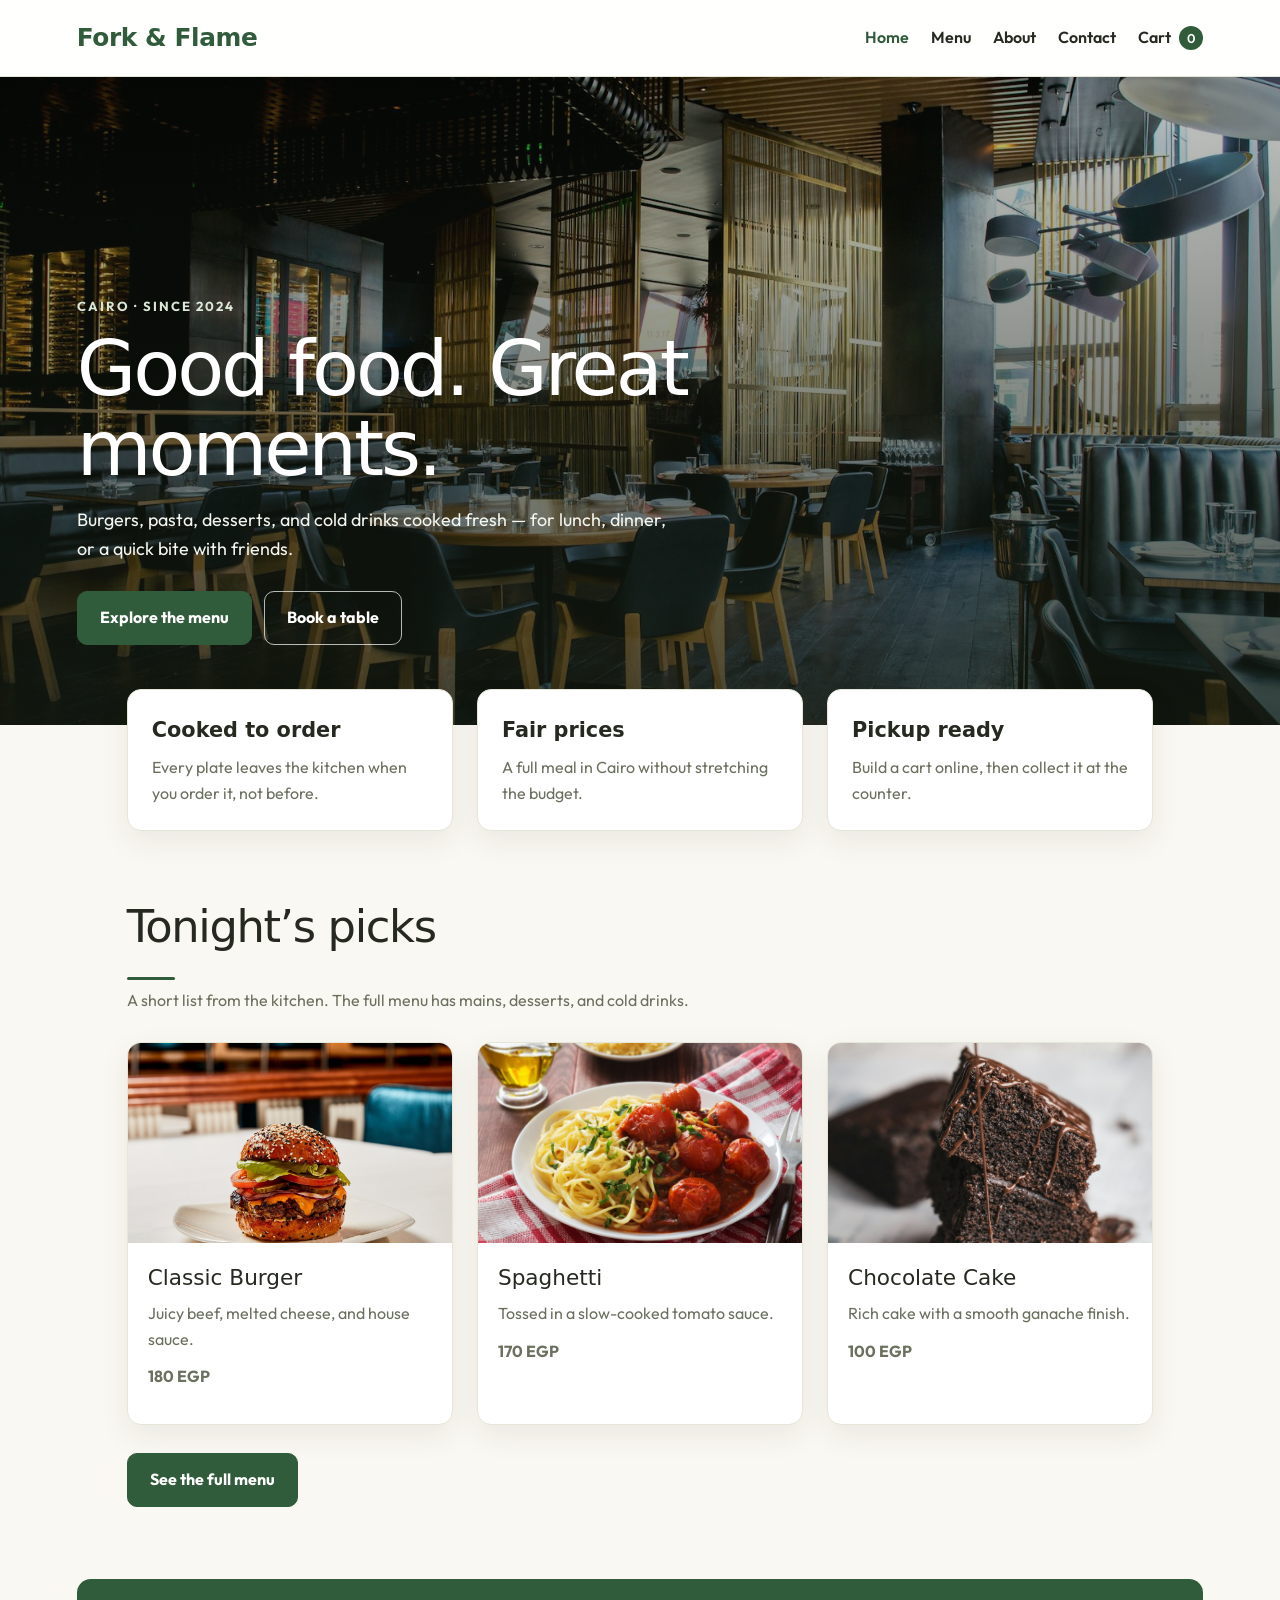
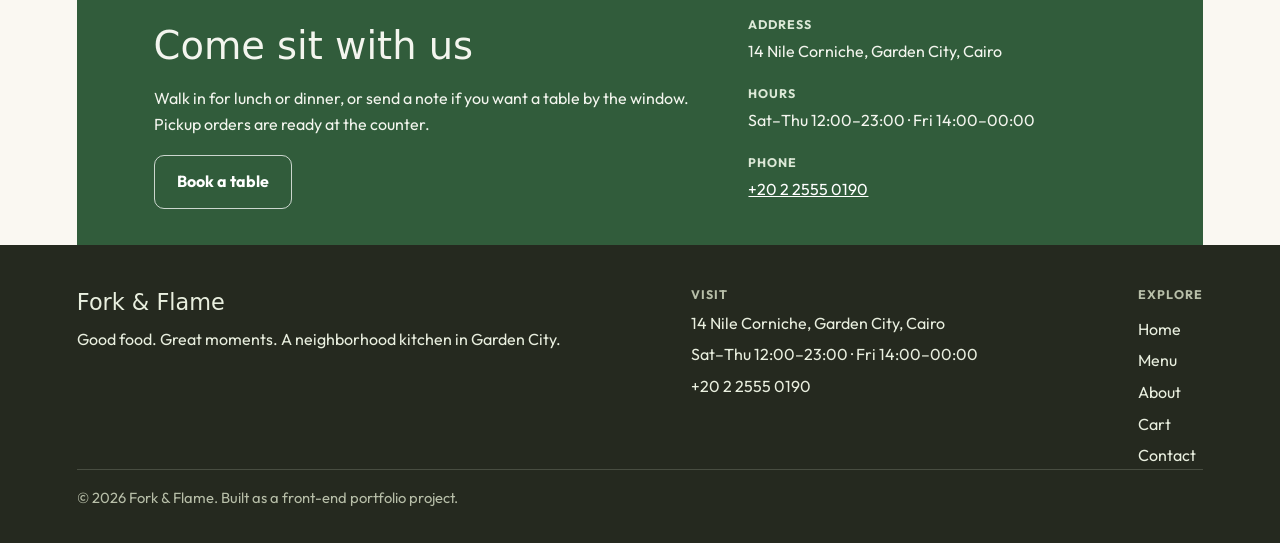
<file: index.html>
<!doctype html>
<html lang="en">
  <head>
    <meta charset="UTF-8" />
    <meta name="viewport" content="width=device-width, initial-scale=1.0" />
    <title>Fork & Flame</title>

    <script>
      window.location.replace("pages/index.html");
    </script>
  </head>
  <body>
    <p>
      If you are not redirected,
      <a href="pages/index.html">Click here</a>.
    </p>
  </body>
</html>
</file>
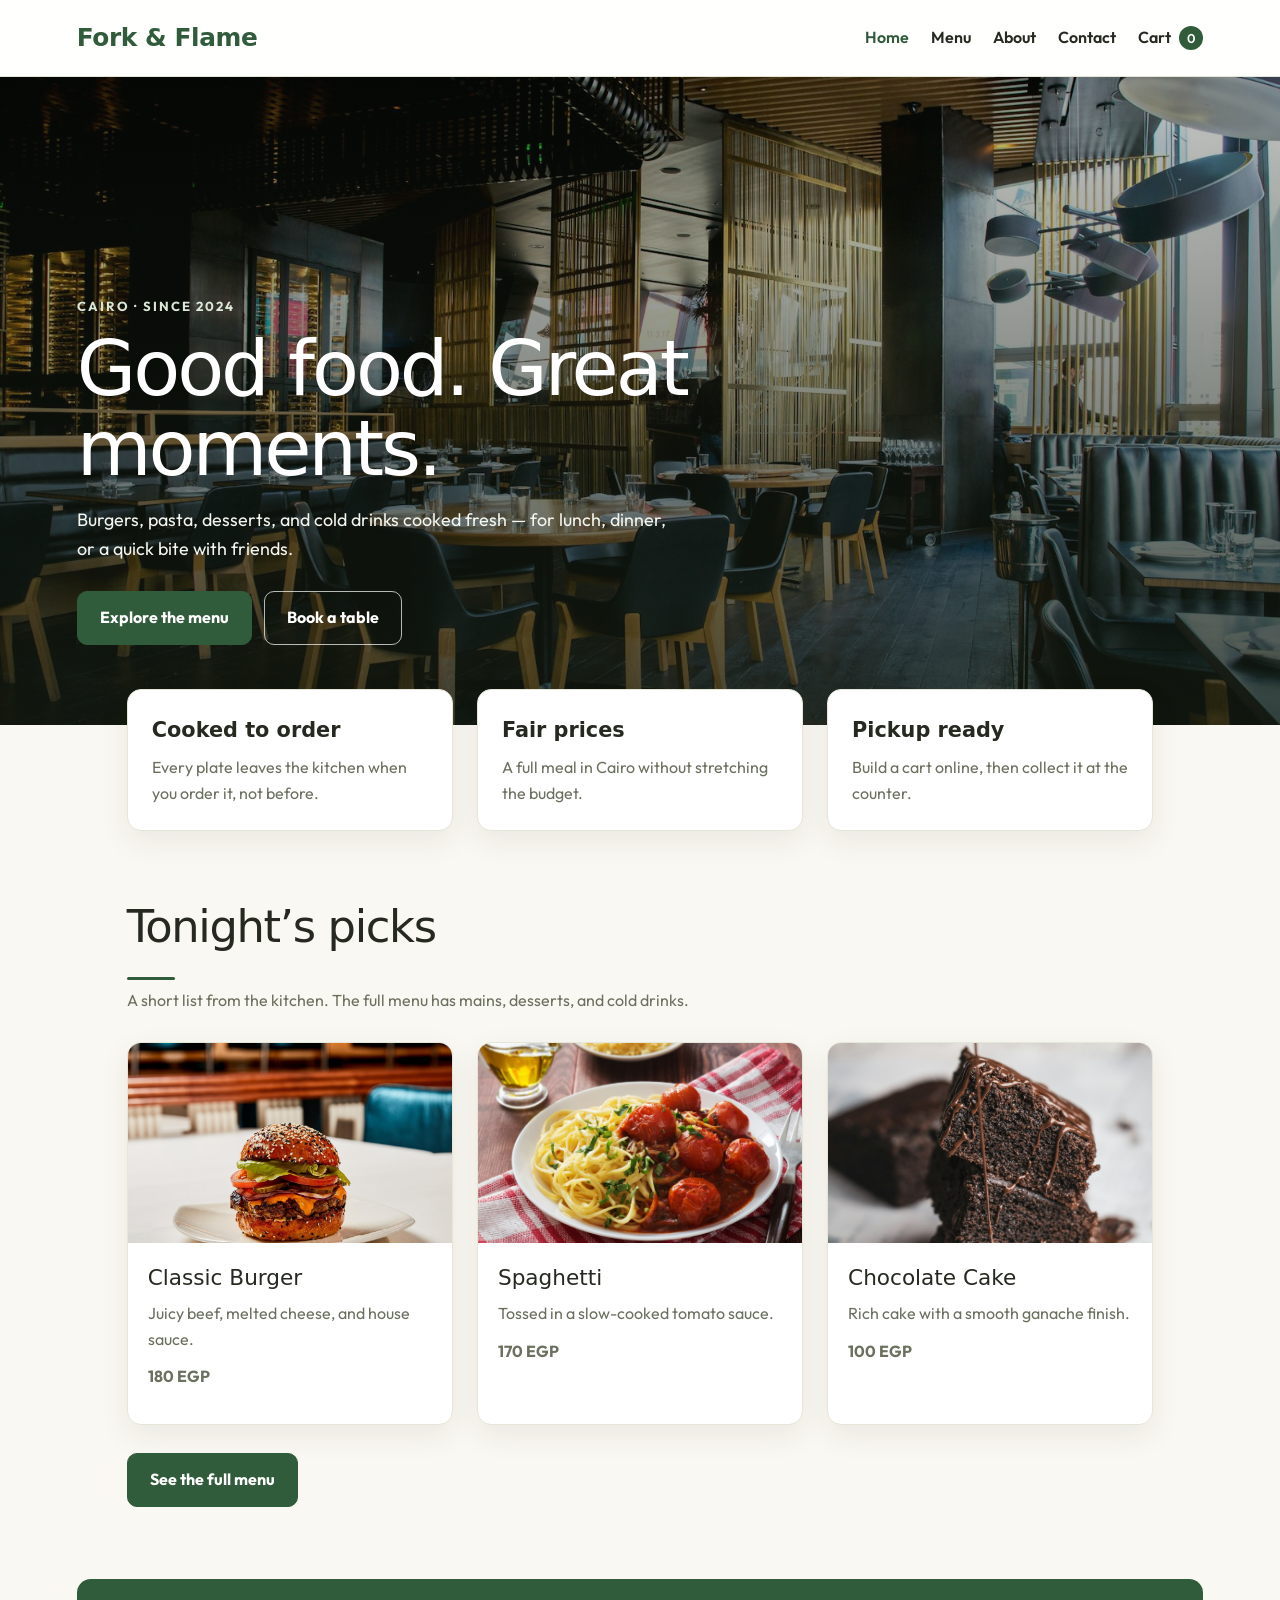
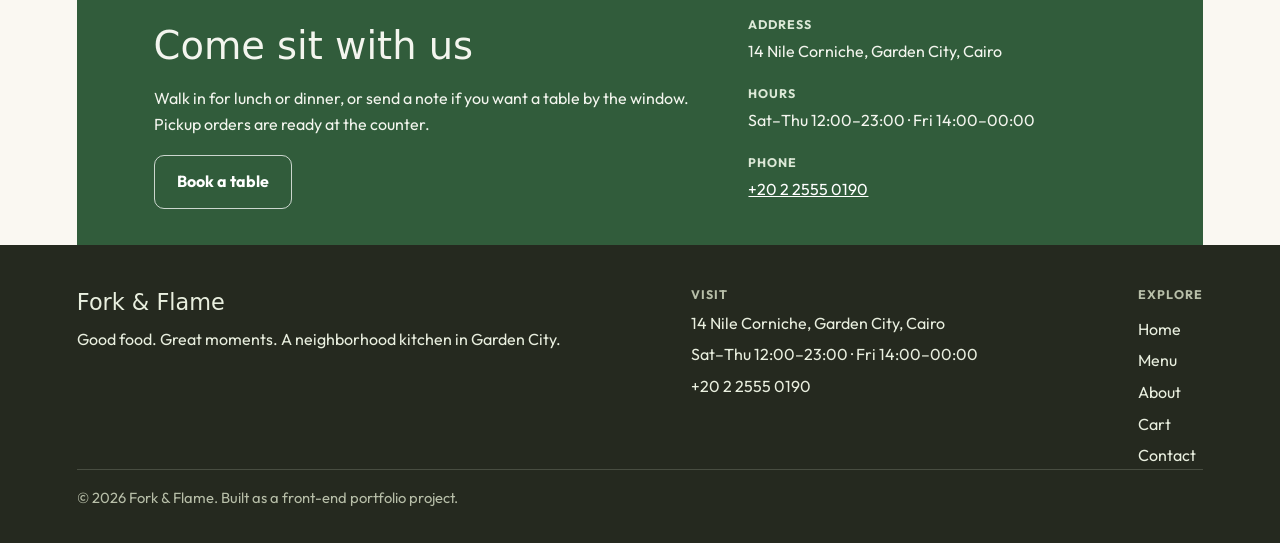
<file: pages/index.html>
<!doctype html>
<html lang="en">
  <head>
    <meta charset="UTF-8" />
    <meta name="viewport" content="width=device-width, initial-scale=1.0" />
    <meta
      name="description"
      content="Fork & Flame is a Cairo restaurant serving burgers, pasta, desserts, and fresh drinks."
    />
    <meta name="theme-color" content="#315c3b" />
    <title>Fork &amp; Flame | Restaurant in Cairo</title>
    <link rel="icon" href="../images/favicon.svg" type="image/svg+xml" />
    <link rel="preconnect" href="https://fonts.googleapis.com" />
    <link rel="preconnect" href="https://fonts.gstatic.com" crossorigin />
    <link
      href="https://fonts.googleapis.com/css2?family=Fraunces:opsz,wght@9..144,500;9..144,700&family=Outfit:wght@400;500;600;700&display=swap"
      rel="stylesheet"
    />
    <link rel="stylesheet" href="../css/base.css" />
    <link rel="stylesheet" href="../css/home.css" />
    <script src="../js/common.js" defer></script>
    <script src="../js/home.js" defer></script>
  </head>
  <body>
    <a class="skip-link" href="#main">Skip to content</a>

    <header class="site-header">
      <div class="header-inner">
        <a class="logo" href="index.html">Fork &amp; Flame</a>
        <button
          class="nav-toggle"
          type="button"
          aria-expanded="false"
          aria-controls="site-nav"
        >
          <span class="visually-hidden">Menu</span>
          <span class="nav-toggle-bar" aria-hidden="true"></span>
        </button>
        <nav id="site-nav" class="site-nav" aria-label="Main">
          <a href="index.html" aria-current="page">Home</a>
          <a href="menu.html">Menu</a>
          <a href="about.html">About</a>
          <a href="contact.html">Contact</a>
          <a class="nav-cart" href="cart.html">
            Cart
            <span id="cart-count" class="cart-count" aria-live="polite">0</span>
          </a>
        </nav>
      </div>
    </header>

    <main id="main">
      <section class="hero">
        <div class="hero-content">
          <p class="eyebrow">Cairo · Since 2024</p>
          <h1>Good food. Great moments.</h1>
          <p class="hero-lead">
            Burgers, pasta, desserts, and cold drinks cooked fresh — for lunch,
            dinner, or a quick bite with friends.
          </p>
          <div class="hero-actions">
            <a class="button" href="menu.html">Explore the menu</a>
            <a class="button button-ghost" href="contact.html">Book a table</a>
          </div>
        </div>
      </section>

      <section class="highlights" aria-label="Why visit Fork and Flame">
        <article>
          <h2>Cooked to order</h2>
          <p>Every plate leaves the kitchen when you order it, not before.</p>
        </article>
        <article>
          <h2>Fair prices</h2>
          <p>A full meal in Cairo without stretching the budget.</p>
        </article>
        <article>
          <h2>Pickup ready</h2>
          <p>Build a cart online, then collect it at the counter.</p>
        </article>
      </section>

      <section class="home-band" aria-labelledby="picks-title">
        <div class="section-heading">
          <h2 id="picks-title">Tonight’s picks</h2>
          <p>
            A short list from the kitchen. The full menu has mains, desserts,
            and cold drinks.
          </p>
        </div>
        <div class="picks">
          <article class="pick">
            <img
              src="../images/burger.jpg"
              alt="Beef burger with cheese, lettuce, and tomato"
              width="900"
              height="700"
            />
            <div>
              <h3>Classic Burger</h3>
              <p>Juicy beef, melted cheese, and house sauce.</p>
              <p class="pick-price">180 EGP</p>
            </div>
          </article>
          <article class="pick">
            <img
              src="../images/spaghetti.jpg"
              alt="Spaghetti with tomato sauce"
              width="900"
              height="700"
            />
            <div>
              <h3>Spaghetti</h3>
              <p>Tossed in a slow-cooked tomato sauce.</p>
              <p class="pick-price">170 EGP</p>
            </div>
          </article>
          <article class="pick">
            <img
              src="../images/chocolate-cake.jpg"
              alt="Slice of chocolate cake"
              width="900"
              height="700"
            />
            <div>
              <h3>Chocolate Cake</h3>
              <p>Rich cake with a smooth ganache finish.</p>
              <p class="pick-price">100 EGP</p>
            </div>
          </article>
        </div>
        <p class="home-cta">
          <a class="button" href="menu.html">See the full menu</a>
        </p>
      </section>

      <section class="visit" aria-labelledby="visit-title">
        <div>
          <h2 id="visit-title">Come sit with us</h2>
          <p>
            Walk in for lunch or dinner, or send a note if you want a table by
            the window. Pickup orders are ready at the counter.
          </p>
          <a class="button button-ghost" href="contact.html">Book a table</a>
        </div>
        <dl class="visit-list">
          <div>
            <dt>Address</dt>
            <dd>14 Nile Corniche, Garden City, Cairo</dd>
          </div>
          <div>
            <dt>Hours</dt>
            <dd>Sat–Thu 12:00–23:00 · Fri 14:00–00:00</dd>
          </div>
          <div>
            <dt>Phone</dt>
            <dd><a href="tel:+20225550190">+20 2 2555 0190</a></dd>
          </div>
        </dl>
      </section>
    </main>

    <footer class="site-footer">
      <div class="footer-inner">
        <div>
          <p class="footer-brand">Fork &amp; Flame</p>
          <p>Good food. Great moments. A neighborhood kitchen in Garden City.</p>
        </div>
        <div>
          <p class="footer-label">Visit</p>
          <p>14 Nile Corniche, Garden City, Cairo</p>
          <p>Sat–Thu 12:00–23:00 · Fri 14:00–00:00</p>
          <p><a href="tel:+20225550190">+20 2 2555 0190</a></p>
        </div>
        <nav aria-label="Footer">
          <p class="footer-label">Explore</p>
          <a href="index.html">Home</a>
          <a href="menu.html">Menu</a>
          <a href="about.html">About</a>
          <a href="cart.html">Cart</a>
          <a href="contact.html">Contact</a>
        </nav>
      </div>
      <p class="footer-copy">&copy; 2026 Fork &amp; Flame. Built as a front-end portfolio project.</p>
    </footer>

    <div id="toast" class="toast" role="status" aria-live="polite"></div>
  </body>
</html>
</file>
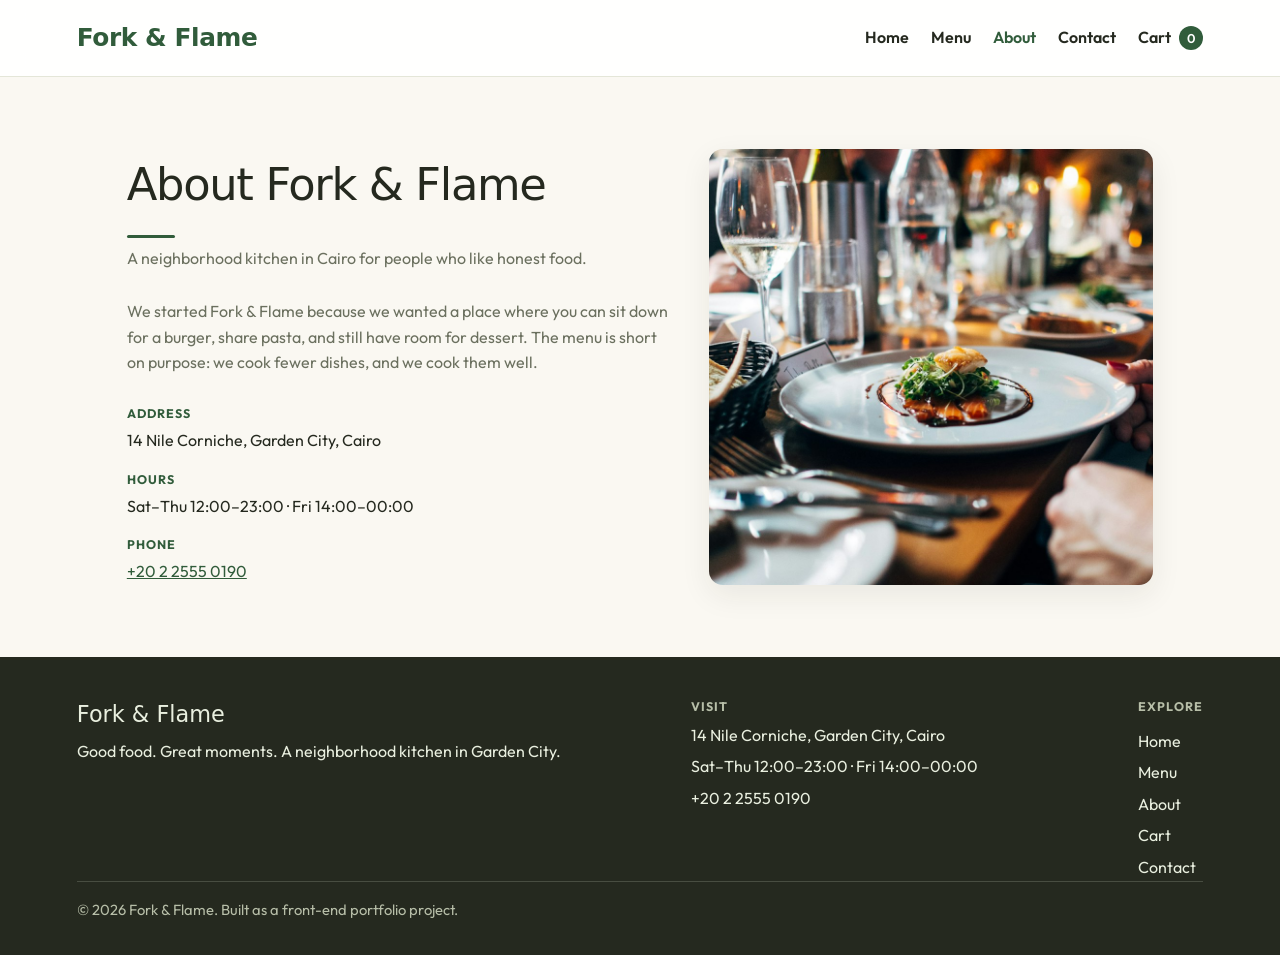
<file: pages/about.html>
<!doctype html>
<html lang="en">
  <head>
    <meta charset="UTF-8" />
    <meta name="viewport" content="width=device-width, initial-scale=1.0" />
    <meta
      name="description"
      content="About Fork & Flame, a neighborhood kitchen in Garden City, Cairo."
    />
    <meta name="theme-color" content="#315c3b" />
    <title>About | Fork &amp; Flame</title>
    <link rel="icon" href="../images/favicon.svg" type="image/svg+xml" />
    <link rel="preconnect" href="https://fonts.googleapis.com" />
    <link rel="preconnect" href="https://fonts.gstatic.com" crossorigin />
    <link
      href="https://fonts.googleapis.com/css2?family=Fraunces:opsz,wght@9..144,500;9..144,700&family=Outfit:wght@400;500;600;700&display=swap"
      rel="stylesheet"
    />
    <link rel="stylesheet" href="../css/base.css" />
    <link rel="stylesheet" href="../css/about.css" />
    <script src="../js/common.js" defer></script>
    <script src="../js/about.js" defer></script>
  </head>
  <body>
    <a class="skip-link" href="#main">Skip to content</a>

    <header class="site-header">
      <div class="header-inner">
        <a class="logo" href="index.html">Fork &amp; Flame</a>
        <button
          class="nav-toggle"
          type="button"
          aria-expanded="false"
          aria-controls="site-nav"
        >
          <span class="visually-hidden">Menu</span>
          <span class="nav-toggle-bar" aria-hidden="true"></span>
        </button>
        <nav id="site-nav" class="site-nav" aria-label="Main">
          <a href="index.html">Home</a>
          <a href="menu.html">Menu</a>
          <a href="about.html" aria-current="page">About</a>
          <a href="contact.html">Contact</a>
          <a class="nav-cart" href="cart.html">
            Cart
            <span id="cart-count" class="cart-count" aria-live="polite">0</span>
          </a>
        </nav>
      </div>
    </header>

    <main id="main" class="page about-layout">
      <div class="about-copy">
        <div class="section-heading">
          <h1>About Fork &amp; Flame</h1>
          <p>A neighborhood kitchen in Cairo for people who like honest food.</p>
        </div>
        <p>
          We started Fork &amp; Flame because we wanted a place where you can
          sit down for a burger, share pasta, and still have room for dessert.
          The menu is short on purpose: we cook fewer dishes, and we cook them
          well.
        </p>
        <dl class="about-meta">
          <div>
            <dt>Address</dt>
            <dd>14 Nile Corniche, Garden City, Cairo</dd>
          </div>
          <div>
            <dt>Hours</dt>
            <dd>Sat–Thu 12:00–23:00 · Fri 14:00–00:00</dd>
          </div>
          <div>
            <dt>Phone</dt>
            <dd><a href="tel:+20225550190">+20 2 2555 0190</a></dd>
          </div>
        </dl>
      </div>
      <img
        class="about-photo"
        src="../images/about.jpg"
        alt="Plated restaurant meal on a wooden table"
        width="1200"
        height="900"
      />
    </main>

    <footer class="site-footer">
      <div class="footer-inner">
        <div>
          <p class="footer-brand">Fork &amp; Flame</p>
          <p>Good food. Great moments. A neighborhood kitchen in Garden City.</p>
        </div>
        <div>
          <p class="footer-label">Visit</p>
          <p>14 Nile Corniche, Garden City, Cairo</p>
          <p>Sat–Thu 12:00–23:00 · Fri 14:00–00:00</p>
          <p><a href="tel:+20225550190">+20 2 2555 0190</a></p>
        </div>
        <nav aria-label="Footer">
          <p class="footer-label">Explore</p>
          <a href="index.html">Home</a>
          <a href="menu.html">Menu</a>
          <a href="about.html">About</a>
          <a href="cart.html">Cart</a>
          <a href="contact.html">Contact</a>
        </nav>
      </div>
      <p class="footer-copy">&copy; 2026 Fork &amp; Flame. Built as a front-end portfolio project.</p>
    </footer>

    <div id="toast" class="toast" role="status" aria-live="polite"></div>
  </body>
</html>
</file>
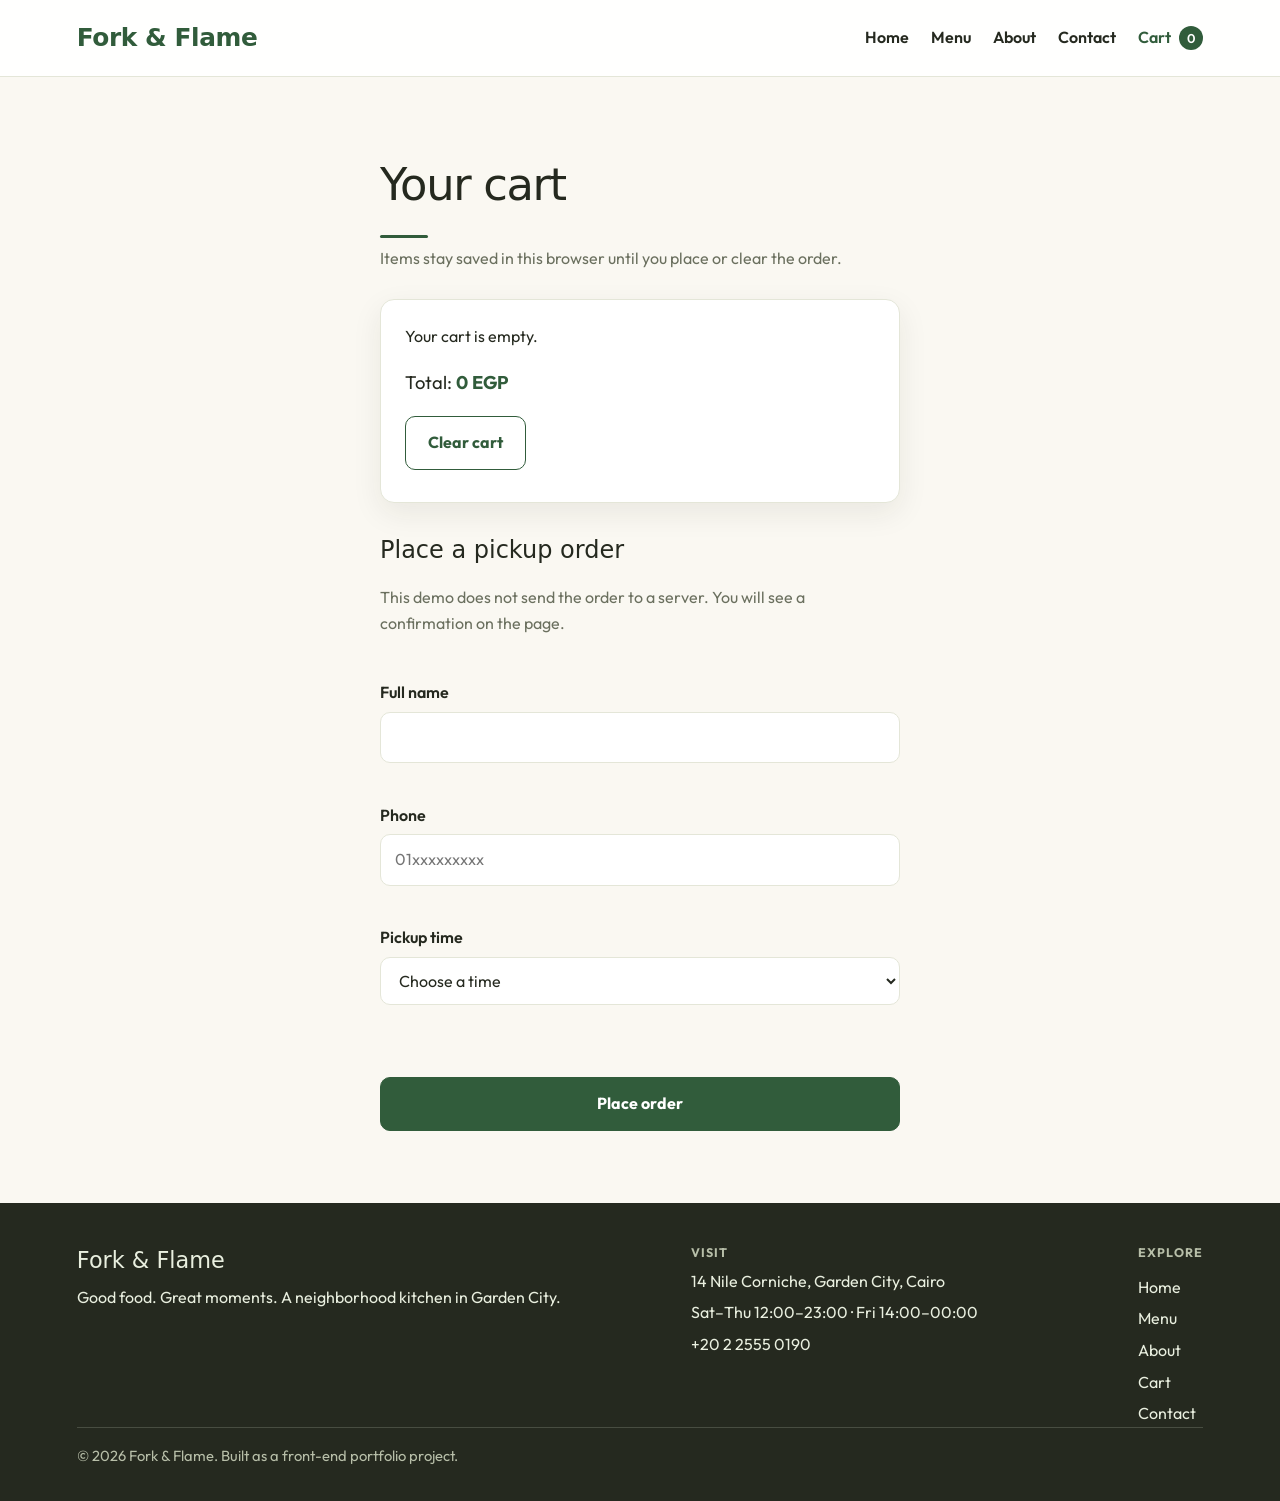
<file: pages/cart.html>
<!doctype html>
<html lang="en">
  <head>
    <meta charset="UTF-8" />
    <meta name="viewport" content="width=device-width, initial-scale=1.0" />
    <meta
      name="description"
      content="Review your Fork & Flame cart and place a pickup order."
    />
    <meta name="theme-color" content="#315c3b" />
    <title>Cart | Fork &amp; Flame</title>
    <link rel="icon" href="../images/favicon.svg" type="image/svg+xml" />
    <link rel="preconnect" href="https://fonts.googleapis.com" />
    <link rel="preconnect" href="https://fonts.gstatic.com" crossorigin />
    <link
      href="https://fonts.googleapis.com/css2?family=Fraunces:opsz,wght@9..144,500;9..144,700&family=Outfit:wght@400;500;600;700&display=swap"
      rel="stylesheet"
    />
    <link rel="stylesheet" href="../css/base.css" />
    <link rel="stylesheet" href="../css/cart.css" />
    <script src="../js/common.js" defer></script>
    <script src="../js/cart.js" defer></script>
  </head>
  <body>
    <a class="skip-link" href="#main">Skip to content</a>

    <header class="site-header">
      <div class="header-inner">
        <a class="logo" href="index.html">Fork &amp; Flame</a>
        <button
          class="nav-toggle"
          type="button"
          aria-expanded="false"
          aria-controls="site-nav"
        >
          <span class="visually-hidden">Menu</span>
          <span class="nav-toggle-bar" aria-hidden="true"></span>
        </button>
        <nav id="site-nav" class="site-nav" aria-label="Main">
          <a href="index.html">Home</a>
          <a href="menu.html">Menu</a>
          <a href="about.html">About</a>
          <a href="contact.html">Contact</a>
          <a class="nav-cart" href="cart.html" aria-current="page">
            Cart
            <span id="cart-count" class="cart-count" aria-live="polite">0</span>
          </a>
        </nav>
      </div>
    </header>

    <main id="main" class="page">
      <div class="section-heading">
        <h1>Your cart</h1>
        <p>Items stay saved in this browser until you place or clear the order.</p>
      </div>

      <div class="cart-panel">
        <div id="cart-items" aria-live="polite"></div>
        <p class="cart-total">Total: <strong id="cart-total">0 EGP</strong></p>
        <div class="cart-actions">
          <button id="clear-cart" class="button button-ghost" type="button">
            Clear cart
          </button>
        </div>
      </div>

      <form id="checkout-form" class="form" novalidate>
        <h2>Place a pickup order</h2>
        <p class="form-note">
          This demo does not send the order to a server. You will see a
          confirmation on the page.
        </p>

        <div class="form-field">
          <label for="order-name">Full name</label>
          <input
            id="order-name"
            name="name"
            type="text"
            autocomplete="name"
            required
            minlength="2"
          />
          <p class="field-error" data-error-for="order-name"></p>
        </div>

        <div class="form-field">
          <label for="order-phone">Phone</label>
          <input
            id="order-phone"
            name="phone"
            type="tel"
            autocomplete="tel"
            required
            placeholder="01xxxxxxxxx"
          />
          <p class="field-error" data-error-for="order-phone"></p>
        </div>

        <div class="form-field">
          <label for="order-time">Pickup time</label>
          <select id="order-time" name="time" required>
            <option value="">Choose a time</option>
            <option value="asap">As soon as possible</option>
            <option value="30">In 30 minutes</option>
            <option value="60">In 1 hour</option>
            <option value="evening">This evening</option>
          </select>
          <p class="field-error" data-error-for="order-time"></p>
        </div>

        <p id="checkout-error" class="form-status" role="alert"></p>
        <button class="button" type="submit">Place order</button>
      </form>
    </main>

    <footer class="site-footer">
      <div class="footer-inner">
        <div>
          <p class="footer-brand">Fork &amp; Flame</p>
          <p>Good food. Great moments. A neighborhood kitchen in Garden City.</p>
        </div>
        <div>
          <p class="footer-label">Visit</p>
          <p>14 Nile Corniche, Garden City, Cairo</p>
          <p>Sat–Thu 12:00–23:00 · Fri 14:00–00:00</p>
          <p><a href="tel:+20225550190">+20 2 2555 0190</a></p>
        </div>
        <nav aria-label="Footer">
          <p class="footer-label">Explore</p>
          <a href="index.html">Home</a>
          <a href="menu.html">Menu</a>
          <a href="about.html">About</a>
          <a href="cart.html">Cart</a>
          <a href="contact.html">Contact</a>
        </nav>
      </div>
      <p class="footer-copy">&copy; 2026 Fork &amp; Flame. Built as a front-end portfolio project.</p>
    </footer>

    <div id="toast" class="toast" role="status" aria-live="polite"></div>
  </body>
</html>
</file>
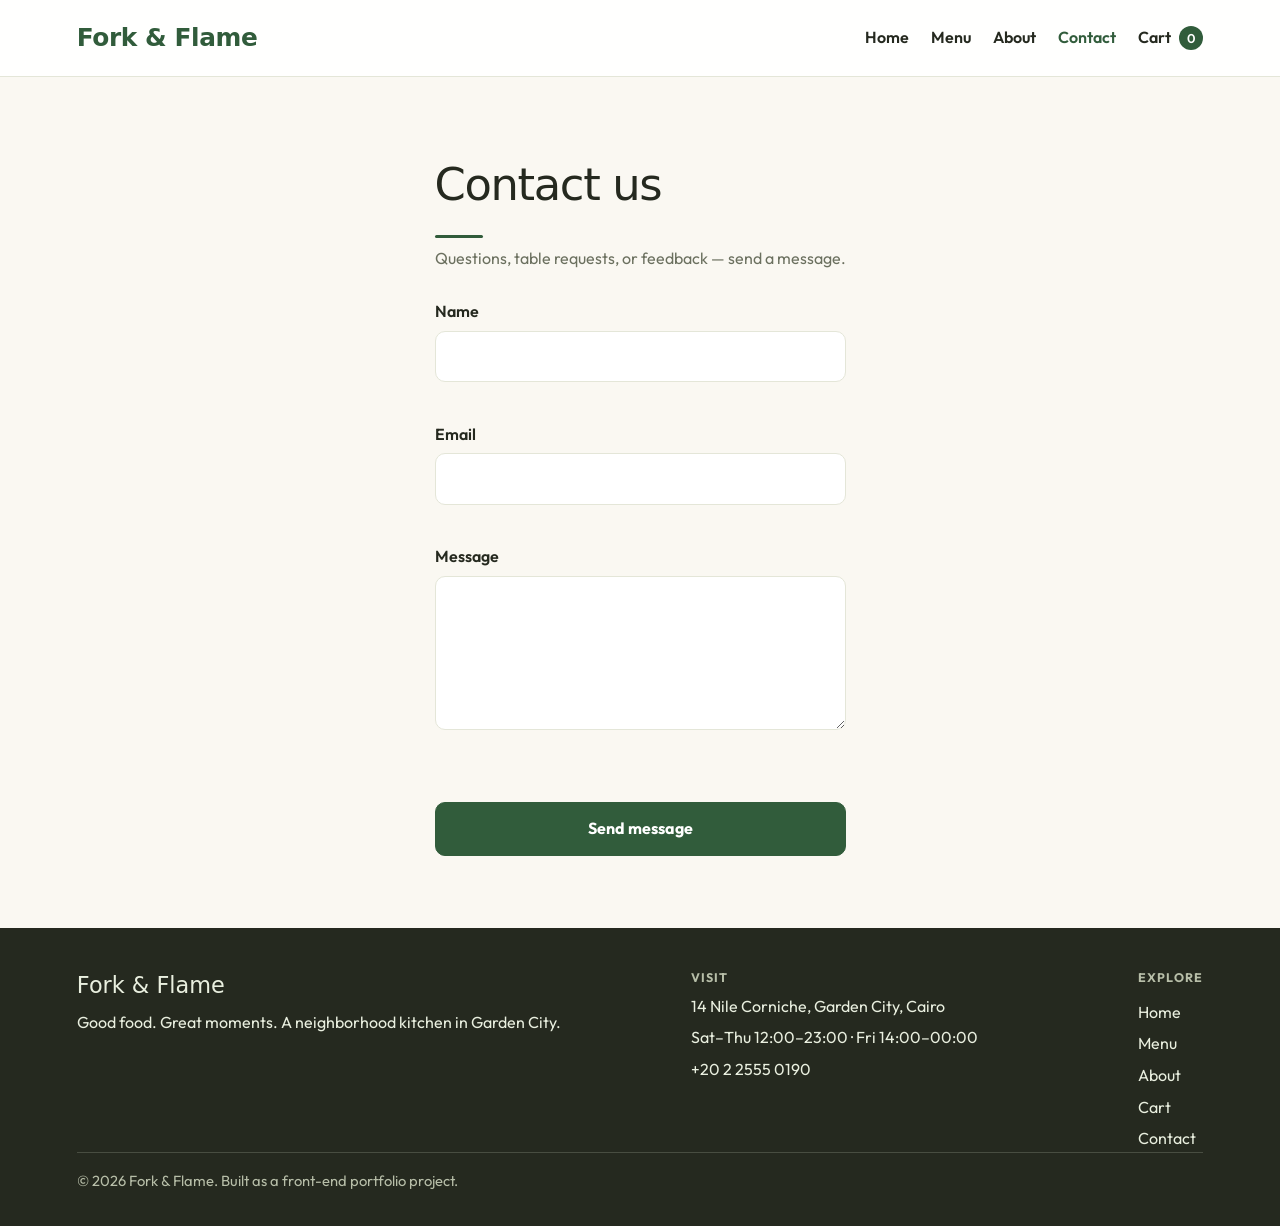
<file: pages/contact.html>
<!doctype html>
<html lang="en">
  <head>
    <meta charset="UTF-8" />
    <meta name="viewport" content="width=device-width, initial-scale=1.0" />
    <meta
      name="description"
      content="Contact Fork & Flame in Cairo for questions, table requests, or feedback."
    />
    <meta name="theme-color" content="#315c3b" />
    <title>Contact | Fork &amp; Flame</title>
    <link rel="icon" href="../images/favicon.svg" type="image/svg+xml" />
    <link rel="preconnect" href="https://fonts.googleapis.com" />
    <link rel="preconnect" href="https://fonts.gstatic.com" crossorigin />
    <link
      href="https://fonts.googleapis.com/css2?family=Fraunces:opsz,wght@9..144,500;9..144,700&family=Outfit:wght@400;500;600;700&display=swap"
      rel="stylesheet"
    />
    <link rel="stylesheet" href="../css/base.css" />
    <link rel="stylesheet" href="../css/contact.css" />
    <script src="../js/common.js" defer></script>
    <script src="../js/contact.js" defer></script>
  </head>
  <body>
    <a class="skip-link" href="#main">Skip to content</a>

    <header class="site-header">
      <div class="header-inner">
        <a class="logo" href="index.html">Fork &amp; Flame</a>
        <button
          class="nav-toggle"
          type="button"
          aria-expanded="false"
          aria-controls="site-nav"
        >
          <span class="visually-hidden">Menu</span>
          <span class="nav-toggle-bar" aria-hidden="true"></span>
        </button>
        <nav id="site-nav" class="site-nav" aria-label="Main">
          <a href="index.html">Home</a>
          <a href="menu.html">Menu</a>
          <a href="about.html">About</a>
          <a href="contact.html" aria-current="page">Contact</a>
          <a class="nav-cart" href="cart.html">
            Cart
            <span id="cart-count" class="cart-count" aria-live="polite">0</span>
          </a>
        </nav>
      </div>
    </header>

    <main id="main" class="page contact-page">
      <div class="section-heading">
        <h1>Contact us</h1>
        <p>Questions, table requests, or feedback — send a message.</p>
      </div>

      <form id="contact-form" class="form" novalidate>
        <div class="form-field">
          <label for="contact-name">Name</label>
          <input
            id="contact-name"
            name="name"
            type="text"
            autocomplete="name"
            required
            minlength="2"
          />
          <p class="field-error" data-error-for="contact-name"></p>
        </div>

        <div class="form-field">
          <label for="contact-email">Email</label>
          <input
            id="contact-email"
            name="email"
            type="email"
            autocomplete="email"
            required
          />
          <p class="field-error" data-error-for="contact-email"></p>
        </div>

        <div class="form-field">
          <label for="contact-message">Message</label>
          <textarea
            id="contact-message"
            name="message"
            rows="5"
            required
            minlength="10"
          ></textarea>
          <p class="field-error" data-error-for="contact-message"></p>
        </div>

        <p id="contact-status" class="form-status" role="status"></p>
        <button class="button" type="submit">Send message</button>
      </form>
    </main>

    <footer class="site-footer">
      <div class="footer-inner">
        <div>
          <p class="footer-brand">Fork &amp; Flame</p>
          <p>Good food. Great moments. A neighborhood kitchen in Garden City.</p>
        </div>
        <div>
          <p class="footer-label">Visit</p>
          <p>14 Nile Corniche, Garden City, Cairo</p>
          <p>Sat–Thu 12:00–23:00 · Fri 14:00–00:00</p>
          <p><a href="tel:+20225550190">+20 2 2555 0190</a></p>
        </div>
        <nav aria-label="Footer">
          <p class="footer-label">Explore</p>
          <a href="index.html">Home</a>
          <a href="menu.html">Menu</a>
          <a href="about.html">About</a>
          <a href="cart.html">Cart</a>
          <a href="contact.html">Contact</a>
        </nav>
      </div>
      <p class="footer-copy">&copy; 2026 Fork &amp; Flame. Built as a front-end portfolio project.</p>
    </footer>

    <div id="toast" class="toast" role="status" aria-live="polite"></div>
  </body>
</html>
</file>
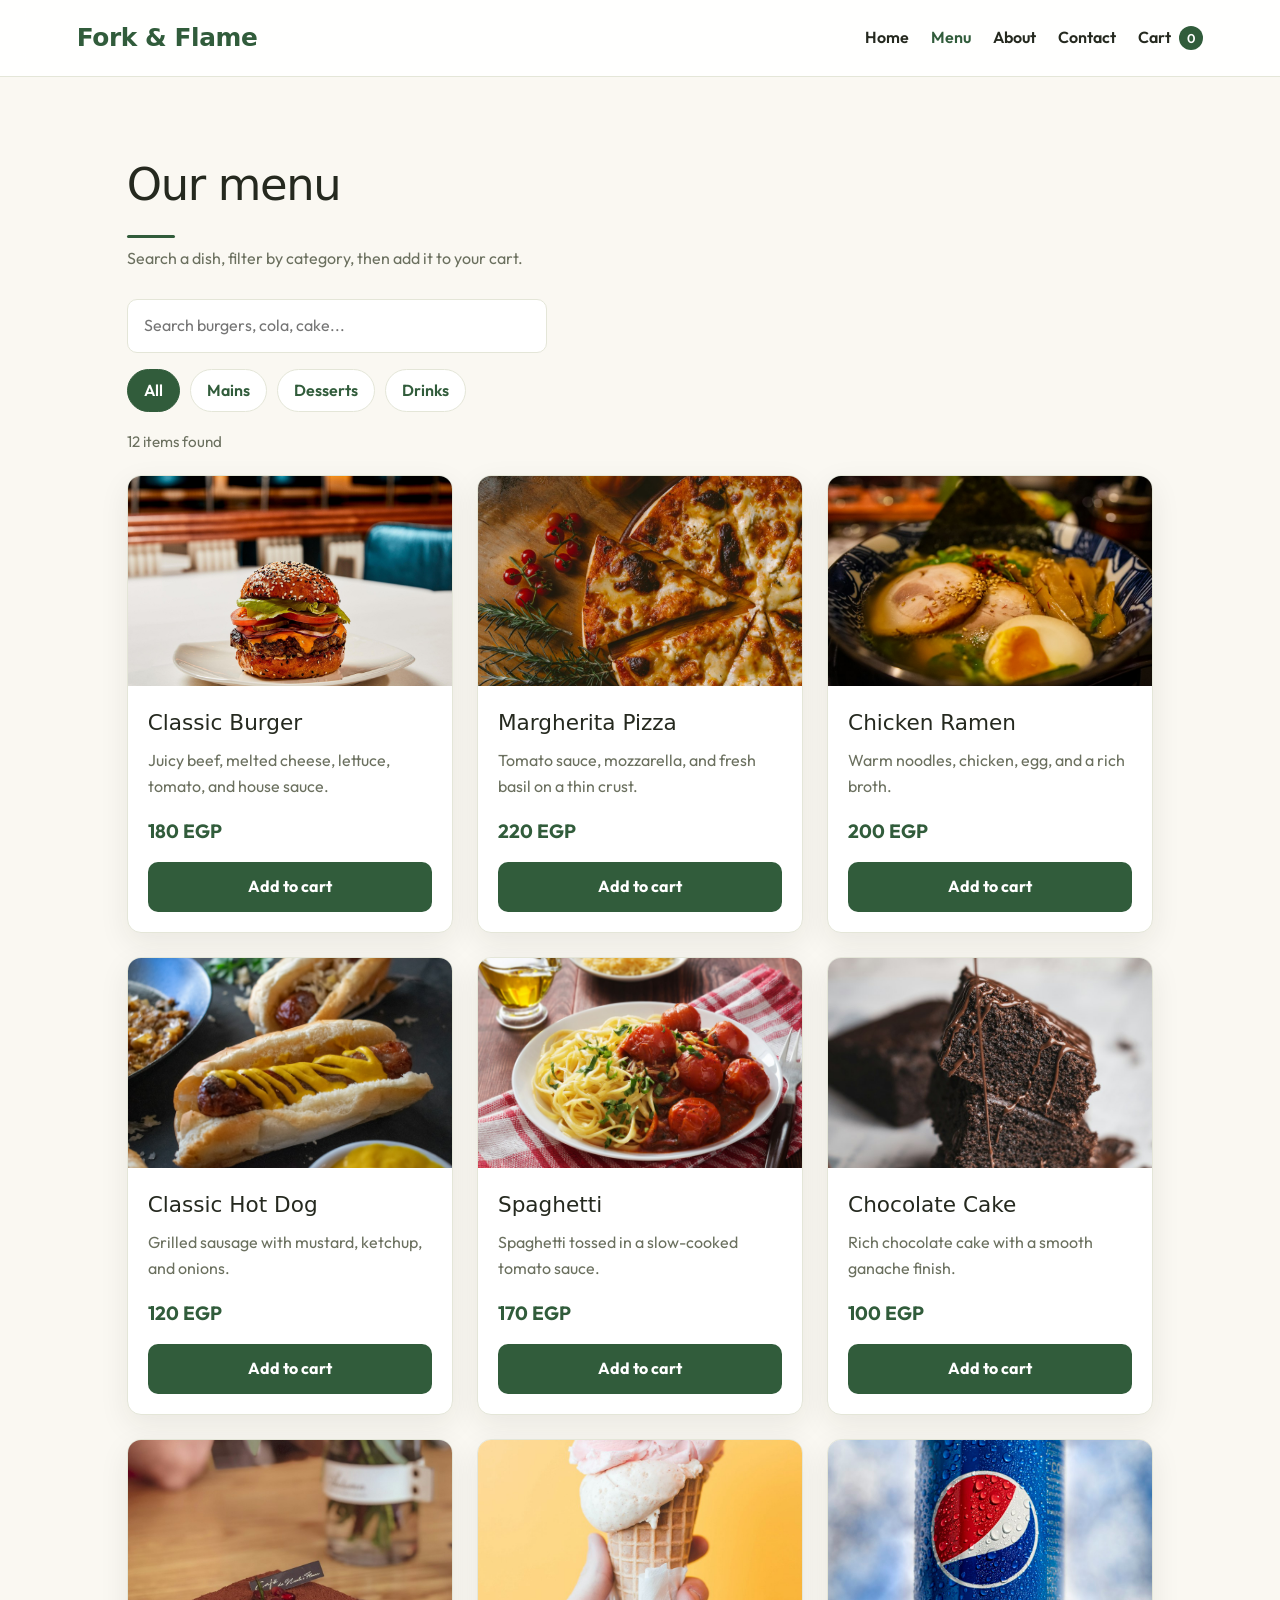
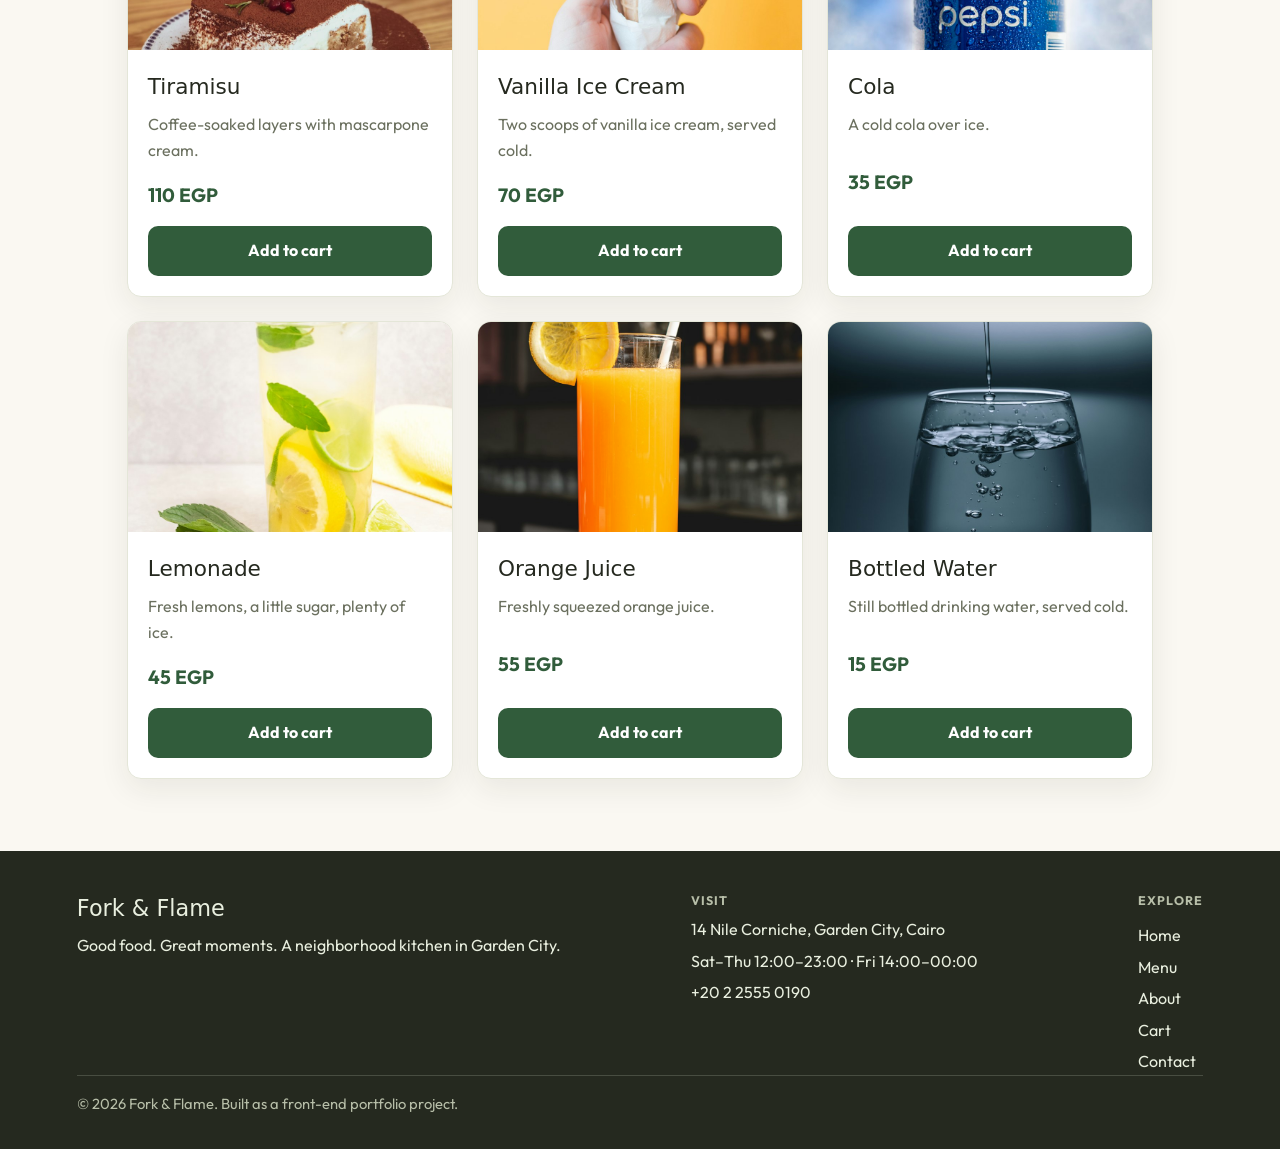
<file: pages/menu.html>
<!doctype html>
<html lang="en">
  <head>
    <meta charset="UTF-8" />
    <meta name="viewport" content="width=device-width, initial-scale=1.0" />
    <meta
      name="description"
      content="Browse the Fork & Flame menu. Search, filter, and add dishes to your cart."
    />
    <meta name="theme-color" content="#315c3b" />
    <title>Menu | Fork &amp; Flame</title>
    <link rel="icon" href="../images/favicon.svg" type="image/svg+xml" />
    <link rel="preconnect" href="https://fonts.googleapis.com" />
    <link rel="preconnect" href="https://fonts.gstatic.com" crossorigin />
    <link
      href="https://fonts.googleapis.com/css2?family=Fraunces:opsz,wght@9..144,500;9..144,700&family=Outfit:wght@400;500;600;700&display=swap"
      rel="stylesheet"
    />
    <link rel="stylesheet" href="../css/base.css" />
    <link rel="stylesheet" href="../css/menu.css" />
    <script src="../js/common.js" defer></script>
    <script src="../js/menu.js" defer></script>
  </head>
  <body>
    <a class="skip-link" href="#main">Skip to content</a>

    <header class="site-header">
      <div class="header-inner">
        <a class="logo" href="index.html">Fork &amp; Flame</a>
        <button
          class="nav-toggle"
          type="button"
          aria-expanded="false"
          aria-controls="site-nav"
        >
          <span class="visually-hidden">Menu</span>
          <span class="nav-toggle-bar" aria-hidden="true"></span>
        </button>
        <nav id="site-nav" class="site-nav" aria-label="Main">
          <a href="index.html">Home</a>
          <a href="menu.html" aria-current="page">Menu</a>
          <a href="about.html">About</a>
          <a href="contact.html">Contact</a>
          <a class="nav-cart" href="cart.html">
            Cart
            <span id="cart-count" class="cart-count" aria-live="polite">0</span>
          </a>
        </nav>
      </div>
    </header>

    <main id="main" class="page">
      <div class="section-heading">
        <h1>Our menu</h1>
        <p>Search a dish, filter by category, then add it to your cart.</p>
      </div>

      <div class="menu-controls">
        <div class="search-box">
          <label class="visually-hidden" for="menu-search">Search the menu</label>
          <input
            type="search"
            id="menu-search"
            placeholder="Search burgers, cola, cake..."
            autocomplete="off"
          />
        </div>

        <div class="category-buttons" role="group" aria-label="Filter menu by category">
          <button class="category-filter active" type="button" data-category="all" aria-pressed="true">All</button>
          <button class="category-filter" type="button" data-category="main" aria-pressed="false">Mains</button>
          <button class="category-filter" type="button" data-category="dessert" aria-pressed="false">Desserts</button>
          <button class="category-filter" type="button" data-category="drinks" aria-pressed="false">Drinks</button>
        </div>
      </div>

      <p id="menu-results" aria-live="polite"></p>

      <div class="menu-grid">
        <article class="menu-card" data-category="main">
          <img src="../images/burger.jpg" alt="Beef burger with cheese, lettuce, and tomato" width="900" height="700" />
          <div class="menu-card-content">
            <h2>Classic Burger</h2>
            <p class="description">Juicy beef, melted cheese, lettuce, tomato, and house sauce.</p>
            <p class="price">180 EGP</p>
            <button class="add-to-cart" type="button" data-id="burger" data-name="Classic Burger" data-price="180">Add to cart</button>
          </div>
        </article>

        <article class="menu-card" data-category="main">
          <img src="../images/pizza.jpg" alt="Margherita pizza with basil" width="900" height="700" />
          <div class="menu-card-content">
            <h2>Margherita Pizza</h2>
            <p class="description">Tomato sauce, mozzarella, and fresh basil on a thin crust.</p>
            <p class="price">220 EGP</p>
            <button class="add-to-cart" type="button" data-id="pizza" data-name="Margherita Pizza" data-price="220">Add to cart</button>
          </div>
        </article>

        <article class="menu-card" data-category="main">
          <img src="../images/ramen.jpg" alt="Bowl of chicken ramen with egg and noodles" width="900" height="700" />
          <div class="menu-card-content">
            <h2>Chicken Ramen</h2>
            <p class="description">Warm noodles, chicken, egg, and a rich broth.</p>
            <p class="price">200 EGP</p>
            <button class="add-to-cart" type="button" data-id="ramen" data-name="Chicken Ramen" data-price="200">Add to cart</button>
          </div>
        </article>

        <article class="menu-card" data-category="main">
          <img src="../images/hot-dog.jpg" alt="Grilled hot dog in a bun" width="900" height="700" />
          <div class="menu-card-content">
            <h2>Classic Hot Dog</h2>
            <p class="description">Grilled sausage with mustard, ketchup, and onions.</p>
            <p class="price">120 EGP</p>
            <button class="add-to-cart" type="button" data-id="hot-dog" data-name="Classic Hot Dog" data-price="120">Add to cart</button>
          </div>
        </article>

        <article class="menu-card" data-category="main">
          <img src="../images/spaghetti.jpg" alt="Spaghetti with tomato sauce" width="900" height="700" />
          <div class="menu-card-content">
            <h2>Spaghetti</h2>
            <p class="description">Spaghetti tossed in a slow-cooked tomato sauce.</p>
            <p class="price">170 EGP</p>
            <button class="add-to-cart" type="button" data-id="spaghetti" data-name="Spaghetti" data-price="170">Add to cart</button>
          </div>
        </article>

        <article class="menu-card" data-category="dessert">
          <img src="../images/chocolate-cake.jpg" alt="Slice of chocolate cake" width="900" height="700" />
          <div class="menu-card-content">
            <h2>Chocolate Cake</h2>
            <p class="description">Rich chocolate cake with a smooth ganache finish.</p>
            <p class="price">100 EGP</p>
            <button class="add-to-cart" type="button" data-id="cake" data-name="Chocolate Cake" data-price="100">Add to cart</button>
          </div>
        </article>

        <article class="menu-card" data-category="dessert">
          <img src="../images/tiramisu.jpg" alt="Tiramisu dessert in a glass" width="900" height="700" />
          <div class="menu-card-content">
            <h2>Tiramisu</h2>
            <p class="description">Coffee-soaked layers with mascarpone cream.</p>
            <p class="price">110 EGP</p>
            <button class="add-to-cart" type="button" data-id="tiramisu" data-name="Tiramisu" data-price="110">Add to cart</button>
          </div>
        </article>

        <article class="menu-card" data-category="dessert">
          <img src="../images/ice-cream.jpg" alt="Ice cream dessert" width="900" height="700" />
          <div class="menu-card-content">
            <h2>Vanilla Ice Cream</h2>
            <p class="description">Two scoops of vanilla ice cream, served cold.</p>
            <p class="price">70 EGP</p>
            <button class="add-to-cart" type="button" data-id="ice-cream" data-name="Vanilla Ice Cream" data-price="70">Add to cart</button>
          </div>
        </article>

        <article class="menu-card" data-category="drinks">
          <img src="../images/cola.jpg" alt="Glass of cola with ice" width="900" height="700" />
          <div class="menu-card-content">
            <h2>Cola</h2>
            <p class="description">A cold cola over ice.</p>
            <p class="price">35 EGP</p>
            <button class="add-to-cart" type="button" data-id="cola" data-name="Cola" data-price="35">Add to cart</button>
          </div>
        </article>

        <article class="menu-card" data-category="drinks">
          <img src="../images/lemonade.jpg" alt="Glass of lemonade" width="900" height="700" />
          <div class="menu-card-content">
            <h2>Lemonade</h2>
            <p class="description">Fresh lemons, a little sugar, plenty of ice.</p>
            <p class="price">45 EGP</p>
            <button class="add-to-cart" type="button" data-id="lemonade" data-name="Lemonade" data-price="45">Add to cart</button>
          </div>
        </article>

        <article class="menu-card" data-category="drinks">
          <img src="../images/orange-juice.jpg" alt="Glass of orange juice" width="900" height="700" />
          <div class="menu-card-content">
            <h2>Orange Juice</h2>
            <p class="description">Freshly squeezed orange juice.</p>
            <p class="price">55 EGP</p>
            <button class="add-to-cart" type="button" data-id="orange-juice" data-name="Orange Juice" data-price="55">Add to cart</button>
          </div>
        </article>

        <article class="menu-card" data-category="drinks">
          <img src="../images/water.jpg" alt="Bottle of drinking water" width="900" height="700" />
          <div class="menu-card-content">
            <h2>Bottled Water</h2>
            <p class="description">Still bottled drinking water, served cold.</p>
            <p class="price">15 EGP</p>
            <button class="add-to-cart" type="button" data-id="water" data-name="Bottled Water" data-price="15">Add to cart</button>
          </div>
        </article>
      </div>
    </main>

    <footer class="site-footer">
      <div class="footer-inner">
        <div>
          <p class="footer-brand">Fork &amp; Flame</p>
          <p>Good food. Great moments. A neighborhood kitchen in Garden City.</p>
        </div>
        <div>
          <p class="footer-label">Visit</p>
          <p>14 Nile Corniche, Garden City, Cairo</p>
          <p>Sat–Thu 12:00–23:00 · Fri 14:00–00:00</p>
          <p><a href="tel:+20225550190">+20 2 2555 0190</a></p>
        </div>
        <nav aria-label="Footer">
          <p class="footer-label">Explore</p>
          <a href="index.html">Home</a>
          <a href="menu.html">Menu</a>
          <a href="about.html">About</a>
          <a href="cart.html">Cart</a>
          <a href="contact.html">Contact</a>
        </nav>
      </div>
      <p class="footer-copy">&copy; 2026 Fork &amp; Flame. Built as a front-end portfolio project.</p>
    </footer>

    <div id="toast" class="toast" role="status" aria-live="polite"></div>
  </body>
</html>
</file>
<file: css/base.css>
/* Shared: tokens, header, footer, forms, toast */

:root {
  --color-primary: #315c3b;
  --color-primary-dark: #24472d;
  --color-text: #25291f;
  --color-muted: #6b705f;
  --color-background: #faf8f2;
  --color-surface: #ffffff;
  --color-accent: #e9efdf;
  --color-line: #e4e6d8;
  --color-danger: #a33a32;
  --header-height: 76px;
  --radius: 14px;
  --shadow: 0 10px 30px rgba(37, 41, 31, 0.08);
  --font-sans: "Outfit", Arial, sans-serif;
  --font-display: "sans", Georgia, serif;
}

*,
*::before,
*::after {
  box-sizing: border-box;
}

html {
  scroll-behavior: smooth;
}

body {
  display: flex;
  flex-direction: column;
  min-height: 100vh;
  margin: 0;
  color: var(--color-text);
  font-family: var(--font-sans);
  line-height: 1.6;
  background: var(--color-background);
}

main {
  flex: 1 0 auto;
}

img {
  display: block;
  max-width: 100%;
  height: auto;
}

a {
  color: var(--color-primary);
}

button,
a {
  -webkit-tap-highlight-color: transparent;
  transition:
    background-color 0.2s ease,
    color 0.2s ease,
    border-color 0.2s ease,
    transform 0.2s ease,
    box-shadow 0.2s ease;
}

a:focus-visible,
button:focus-visible,
input:focus-visible,
select:focus-visible,
textarea:focus-visible {
  outline: 3px solid #91ad76;
  outline-offset: 3px;
}

.visually-hidden {
  position: absolute;
  width: 1px;
  height: 1px;
  overflow: hidden;
  clip: rect(0 0 0 0);
  white-space: nowrap;
  clip-path: inset(50%);
}

.skip-link {
  position: absolute;
  left: 16px;
  top: -48px;
  z-index: 1000;
  padding: 8px 14px;
  border-radius: 8px;
  background: var(--color-primary);
  color: #fff;
  font-weight: 600;
  text-decoration: none;
}

.skip-link:focus {
  top: 12px;
}

.button {
  display: inline-flex;
  align-items: center;
  justify-content: center;
  padding: 13px 22px;
  border: 1px solid var(--color-primary);
  border-radius: 10px;
  background: var(--color-primary);
  color: #fff;
  font: inherit;
  font-weight: 700;
  text-decoration: none;
  cursor: pointer;
}

.button:hover {
  background: var(--color-primary-dark);
  border-color: var(--color-primary-dark);
  transform: translateY(-1px);
}

.button-ghost {
  background: transparent;
  color: var(--color-primary);
}

.button-ghost:hover {
  background: var(--color-accent);
  color: var(--color-primary-dark);
}

.site-header {
  position: sticky;
  top: 0;
  z-index: 50;
  background: rgba(255, 255, 255, 0.92);
  border-bottom: 1px solid var(--color-line);
  backdrop-filter: blur(12px);
}

.header-inner {
  display: flex;
  align-items: center;
  justify-content: space-between;
  gap: 20px;
  margin: 0 auto;
  padding: 16px 6%;
  min-height: var(--header-height);
}

.logo {
  color: var(--color-primary);
  font-family: var(--font-display);
  font-size: 1.55rem;
  font-weight: 700;
  letter-spacing: -0.4px;
  text-decoration: none;
}

.site-nav {
  display: flex;
  align-items: center;
  flex-wrap: wrap;
  gap: 8px 22px;
}

.site-nav a {
  color: var(--color-text);
  font-weight: 600;
  text-decoration: none;
}

.site-nav a:hover,
.site-nav a[aria-current="page"] {
  color: var(--color-primary);
}

.nav-cart {
  display: inline-flex;
  align-items: center;
  gap: 8px;
}

.cart-count {
  min-width: 1.5rem;
  padding: 2px 7px;
  border-radius: 999px;
  background: var(--color-primary);
  color: #fff;
  font-size: 0.8rem;
  text-align: center;
}

.nav-toggle {
  display: none;
  width: 44px;
  height: 44px;
  padding: 0;
  border: 1px solid var(--color-line);
  border-radius: 10px;
  background: #fff;
  cursor: pointer;
}

.nav-toggle-bar,
.nav-toggle-bar::before,
.nav-toggle-bar::after {
  display: block;
  width: 18px;
  height: 2px;
  margin: 0 auto;
  background: var(--color-text);
  content: "";
}

.nav-toggle-bar::before {
  transform: translateY(-6px);
}

.nav-toggle-bar::after {
  transform: translateY(4px);
}

.page {
  max-width: 1180px;
  margin: 0 auto;
  padding: 72px 6%;
}

.section-heading h1,
.section-heading h2 {
  margin: 0 0 8px;
  font-family: var(--font-display);
  font-size: clamp(2rem, 4vw, 2.8rem);
  font-weight: 500;
  letter-spacing: -0.03em;
}

.section-heading p,
.form-note {
  margin: 0 0 28px;
  color: var(--color-muted);
}

.section-heading h1::after,
.section-heading h2::after {
  display: block;
  width: 48px;
  height: 3px;
  margin-top: 14px;
  border-radius: 4px;
  background: var(--color-primary);
  content: "";
}

.form {
  display: grid;
  gap: 16px;
  max-width: 520px;
}

.form h2,
.form h3 {
  margin: 0;
  font-family: var(--font-display);
  font-weight: 500;
}

.form-field {
  display: grid;
  gap: 6px;
}

.form-field label {
  font-weight: 600;
}

.form-field input,
.form-field select,
.form-field textarea {
  width: 100%;
  padding: 12px 14px;
  border: 1px solid var(--color-line);
  border-radius: 10px;
  background: #fff;
  color: inherit;
  font: inherit;
}

.form-field textarea {
  resize: vertical;
}

.field-error,
.form-status {
  min-height: 1.2em;
  margin: 0;
  color: var(--color-danger);
  font-size: 0.9rem;
}

.form-status.success {
  color: var(--color-primary);
}

.form-field input.invalid,
.form-field select.invalid,
.form-field textarea.invalid {
  border-color: var(--color-danger);
}

.site-footer {
  margin-top: auto;
  padding: 40px 6% 28px;
  background: #25291f;
  color: #e9efdf;
}

.footer-inner {
  display: grid;
  grid-template-columns: 1.4fr 1fr auto;
  gap: 32px;
  max-width: 1180px;
  margin: 0 auto;
}

.site-footer p {
  margin: 0 0 6px;
}

.footer-brand {
  margin-bottom: 8px;
  font-family: var(--font-display);
  font-size: 1.4rem;
}

.footer-label {
  margin-bottom: 10px;
  color: #b7bea8;
  font-size: 0.78rem;
  font-weight: 700;
  letter-spacing: 0.08em;
  text-transform: uppercase;
}

.site-footer a {
  color: #e9efdf;
  text-decoration: none;
}

.site-footer a:hover {
  color: #fff;
}

.site-footer nav {
  display: flex;
  flex-direction: column;
  align-items: flex-start;
  gap: 6px;
}

.footer-copy {
  max-width: 1180px;
  margin: 24px auto 0;
  padding-top: 16px;
  border-top: 1px solid rgba(233, 239, 223, 0.18);
  color: #b7bea8;
  font-size: 0.92rem;
}

@media (max-width: 700px) {
  .footer-inner {
    grid-template-columns: 1fr;
    gap: 22px;
  }
}

.toast {
  position: fixed;
  right: 20px;
  bottom: 20px;
  z-index: 80;
  max-width: min(90vw, 320px);
  padding: 12px 16px;
  border-radius: 10px;
  background: var(--color-text);
  color: #fff;
  box-shadow: var(--shadow);
  opacity: 0;
  transform: translateY(12px);
  pointer-events: none;
  transition:
    opacity 0.2s ease,
    transform 0.2s ease;
}

.toast.show {
  opacity: 1;
  transform: translateY(0);
}

@media (max-width: 700px) {
  .nav-toggle {
    display: inline-flex;
    align-items: center;
    justify-content: center;
  }

  .site-nav {
    display: none;
    position: absolute;
    top: var(--header-height);
    right: 0;
    left: 0;
    flex-direction: column;
    align-items: flex-start;
    gap: 0;
    padding: 8px 6% 16px;
    background: #fff;
    border-bottom: 1px solid var(--color-line);
  }

  .site-nav.open {
    display: flex;
  }

  .site-nav a {
    width: 100%;
    padding: 12px 0;
  }

  .header-inner {
    position: relative;
  }
}

@media (prefers-reduced-motion: reduce) {
  html {
    scroll-behavior: auto;
  }

  *,
  *::before,
  *::after {
    transition-duration: 0.01ms !important;
    animation-duration: 0.01ms !important;
  }
}
</file>
<file: css/home.css>
.hero {
  position: relative;
  display: grid;
  align-items: end;
  min-height: 72vh;
  padding: 72px 6% 80px;
  color: #fff;
  background:
    linear-gradient(
      180deg,
      rgba(20, 28, 18, 0.25) 0%,
      rgba(20, 28, 18, 0.78) 100%
    ),
    url("../images/hero.jpg") center / cover no-repeat;
}

.hero-content {
  max-width: 1180px;
  margin: 0 auto;
  width: 100%;
}

.eyebrow {
  margin: 0 0 12px;
  color: #dce8d7;
  font-size: 0.82rem;
  font-weight: 700;
  letter-spacing: 0.16em;
  text-transform: uppercase;
}

.hero h1 {
  max-width: 14ch;
  margin: 0 0 16px;
  font-family: var(--font-display);
  font-size: clamp(2.6rem, 7vw, 4.8rem);
  font-weight: 500;
  line-height: 1.05;
  letter-spacing: -0.04em;
}

.hero-lead {
  max-width: 38rem;
  margin: 0 0 28px;
  color: #f3f5ee;
  font-size: 1.12rem;
}

.hero-actions {
  display: flex;
  flex-wrap: wrap;
  gap: 12px;
}

.hero .button-ghost {
  border-color: rgba(255, 255, 255, 0.7);
  color: #fff;
}

.hero .button-ghost:hover {
  background: rgba(255, 255, 255, 0.14);
  color: #fff;
}

.highlights {
  display: grid;
  grid-template-columns: repeat(3, minmax(0, 1fr));
  gap: 24px;
  max-width: 1180px;
  margin: -36px auto 0;
  padding: 0 6% 48px;
  position: relative;
}

.highlights article {
  padding: 24px;
  border: 1px solid var(--color-line);
  border-radius: var(--radius);
  background: var(--color-surface);
  box-shadow: var(--shadow);
}

.highlights h2 {
  margin: 0 0 8px;
  font-family: var(--font-display);
  font-size: 1.3rem;
}

.highlights p {
  margin: 0;
  color: var(--color-muted);
}

.home-band {
  max-width: 1180px;
  margin: 0 auto;
  padding: 12px 6% 64px;
}

.home-band .section-heading p {
  max-width: 36rem;
}

.picks {
  display: grid;
  grid-template-columns: repeat(3, minmax(0, 1fr));
  gap: 24px;
}

.pick {
  overflow: hidden;
  border: 1px solid var(--color-line);
  border-radius: var(--radius);
  background: var(--color-surface);
  box-shadow: var(--shadow);
}

.pick img {
  width: 100%;
  height: 200px;
  object-fit: cover;
}

.pick div {
  padding: 18px 20px 22px;
}

.pick h3 {
  margin: 0 0 6px;
  font-family: var(--font-display);
  font-size: 1.35rem;
  font-weight: 500;
}

.pick p {
  margin: 0 0 12px;
  color: var(--color-muted);
}

.pick-price {
  color: var(--color-primary);
  font-weight: 700;
}

.home-cta {
  margin: 28px 0 0;
}

.visit {
  display: grid;
  grid-template-columns: 1.2fr 0.8fr;
  gap: 28px;
  margin: 8px 6% 0;
  padding: 36px 6%;
  border-radius: var(--radius) var(--radius) 0 0;
  background: var(--color-primary);
  color: #f3f5ee;
}

.visit h2 {
  margin: 0 0 10px;
  font-family: var(--font-display);
  font-size: clamp(1.8rem, 3vw, 2.4rem);
  font-weight: 500;
}

.visit p {
  margin: 0 0 18px;
  max-width: 36rem;
}

.visit-list {
  display: grid;
  gap: 14px;
  margin: 0;
}

.visit-list div {
  margin: 0;
}

.visit-list dt {
  font-size: 0.78rem;
  font-weight: 700;
  letter-spacing: 0.08em;
  text-transform: uppercase;
  color: #dce8d7;
}

.visit-list dd {
  margin: 4px 0 0;
}

.visit a {
  color: #fff;
}

.visit .button-ghost {
  border-color: rgba(255, 255, 255, 0.75);
  color: #fff;
}

.visit .button-ghost:hover {
  background: rgba(255, 255, 255, 0.14);
  color: #fff;
}

@media (max-width: 950px) {
  .highlights,
  .picks,
  .visit {
    grid-template-columns: 1fr;
  }
}

@media (max-width: 700px) {
  .hero {
    min-height: 62vh;
    padding: 56px 6% 72px;
  }

  .highlights {
    margin-top: -28px;
  }
}
</file>
<file: css/about.css>
.about-layout {
  display: grid;
  grid-template-columns: 1.1fr 0.9fr;
  gap: 40px;
  align-items: center;
}

.about-copy p {
  color: var(--color-muted);
}

.about-meta {
  display: grid;
  gap: 16px;
  margin: 28px 0 0;
}

.about-meta div {
  margin: 0;
}

.about-meta dt {
  font-size: 0.78rem;
  font-weight: 700;
  letter-spacing: 0.08em;
  text-transform: uppercase;
  color: var(--color-primary);
}

.about-meta dd {
  margin: 4px 0 0;
}

.about-photo {
  width: 100%;
  height: 100%;
  max-height: 460px;
  object-fit: cover;
  border-radius: var(--radius);
  box-shadow: var(--shadow);
}

@media (max-width: 950px) {
  .about-layout {
    grid-template-columns: 1fr;
  }

  .about-photo {
    max-height: 320px;
  }
}
</file>
<file: css/cart.css>
.cart-panel {
  margin-bottom: 28px;
  padding: 8px 24px 24px;
  border: 1px solid var(--color-line);
  border-radius: var(--radius);
  background: var(--color-surface);
  box-shadow: var(--shadow);
}

.cart-item {
  display: grid;
  grid-template-columns: 1fr auto auto;
  gap: 10px 16px;
  align-items: center;
  padding: 14px 0;
  border-bottom: 1px solid var(--color-line);
}

.cart-item-name {
  font-weight: 600;
}

.cart-item-meta {
  color: var(--color-muted);
  font-size: 0.92rem;
}

.qty-controls {
  display: flex;
  align-items: center;
  gap: 6px;
}

.qty-controls button,
.remove-from-cart {
  min-width: 36px;
  padding: 6px 10px;
  border: 1px solid var(--color-line);
  border-radius: 8px;
  background: #fff;
  color: var(--color-primary);
  font: inherit;
  cursor: pointer;
}

.qty-controls button:hover {
  background: var(--color-accent);
}

.remove-from-cart {
  border-color: #e5c7c3;
  color: var(--color-danger);
}

.remove-from-cart:hover {
  background: var(--color-danger);
  color: #fff;
}

.cart-total {
  font-size: 1.15rem;
}

#cart-total {
  color: var(--color-primary);
}

.cart-actions {
  margin-bottom: 8px;
}

@media (max-width: 700px) {
  .cart-item {
    grid-template-columns: 1fr;
  }
}
</file>
<file: css/contact.css>
.contact-page .form {
  margin-top: 8px;
}
</file>
<file: css/menu.css>
.menu-controls {
  display: flex;
  flex-direction: column;
  gap: 16px;
  margin-bottom: 18px;
}

#menu-search {
  width: 100%;
  max-width: 420px;
  padding: 13px 16px;
  border: 1px solid var(--color-line);
  border-radius: 10px;
  background: #fff;
  color: inherit;
  font: inherit;
}

.category-buttons {
  display: flex;
  flex-wrap: wrap;
  gap: 10px;
}

.category-filter {
  padding: 8px 16px;
  border: 1px solid var(--color-line);
  border-radius: 999px;
  background: #fff;
  color: var(--color-primary);
  font: inherit;
  font-weight: 600;
  cursor: pointer;
}

.category-filter:hover {
  border-color: var(--color-primary);
  background: var(--color-accent);
}

.category-filter.active {
  border-color: var(--color-primary);
  background: var(--color-primary);
  color: #fff;
}

#menu-results {
  min-height: 1.5em;
  margin: 0 0 20px;
  color: var(--color-muted);
  font-size: 0.95rem;
}

.menu-grid {
  display: grid;
  grid-template-columns: repeat(3, minmax(0, 1fr));
  gap: 24px;
}

.menu-card {
  display: flex;
  flex-direction: column;
  min-width: 0;
  overflow: hidden;
  border: 1px solid var(--color-line);
  border-radius: var(--radius);
  background: var(--color-surface);
  box-shadow: var(--shadow);
}

.menu-card:hover {
  transform: translateY(-4px);
  box-shadow: 0 16px 32px rgba(37, 41, 31, 0.12);
}

.menu-card img {
  width: 100%;
  height: 210px;
  object-fit: cover;
}

.menu-card[hidden] {
  display: none !important;
}

.menu-card-content {
  display: flex;
  flex: 1;
  flex-direction: column;
  padding: 20px;
}

.menu-card-content h2 {
  margin: 0 0 8px;
  font-family: var(--font-display);
  font-size: 1.35rem;
  font-weight: 500;
}

.description {
  margin: 0 0 16px;
  color: var(--color-muted);
}

.price {
  margin: auto 0 16px;
  color: var(--color-primary);
  font-size: 1.2rem;
  font-weight: 700;
}

.add-to-cart {
  width: 100%;
  margin-top: auto;
  padding: 12px 16px;
  border: 0;
  border-radius: 10px;
  background: var(--color-primary);
  color: #fff;
  font: inherit;
  font-weight: 700;
  cursor: pointer;
}

.add-to-cart:hover {
  background: var(--color-primary-dark);
}

.add-to-cart:active {
  transform: scale(0.98);
}

@media (max-width: 950px) {
  .menu-grid {
    grid-template-columns: repeat(2, minmax(0, 1fr));
  }
}

@media (max-width: 700px) {
  .menu-grid {
    grid-template-columns: 1fr;
  }
}
</file>
